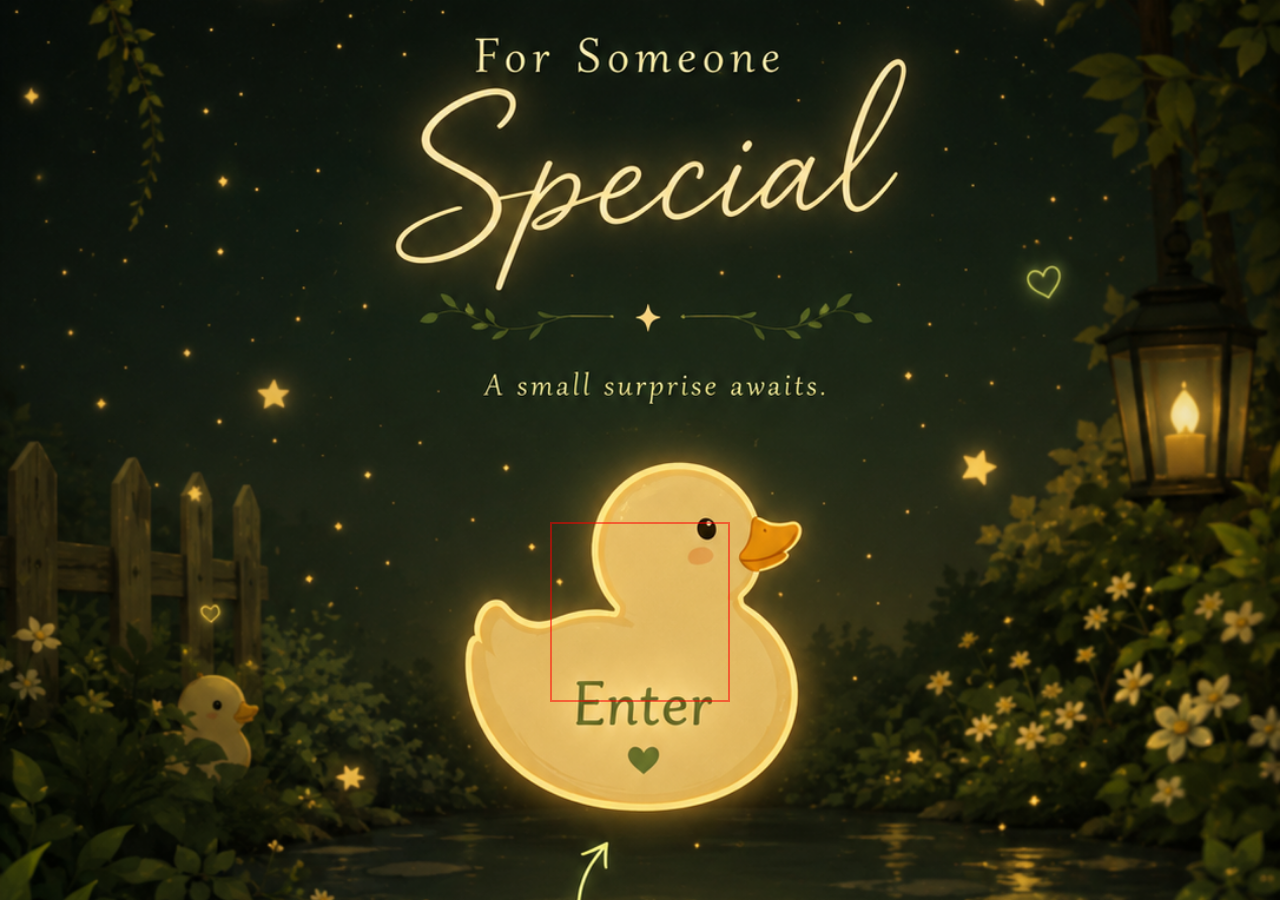
<file: index.html>
<!DOCTYPE html>
<html lang="en">
    <head>
        <meta charset="UTF-8">

<meta name="viewport"
      content="width=device-width, initial-scale=1.0">

<title>For Someone Special</title>

<link rel="stylesheet"
      href="landing.css">

</head>
    <body><!-- Background Image -->

<img
    src="landing.png"
    alt="Landing Page"
    id="landing-image">

<!-- Invisible Duck Click Area -->

<div id="duck-hotspot"></div>

<!-- Fade Transition -->

<div id="fade-overlay"></div>

<script src="landing.js"></script>

</body></html>
</file>
<file: landing.css>
*{
margin:0;
padding:0;
box-sizing:border-box;
}

html,
body{
width:100%;
height:100%;
overflow:hidden;
}

body{
position:relative;
background:#000;
}

/* Landing Artwork */

#landing-image{
width:100%;
height:100%;
object-fit:cover;
display:block;
}

/* Duck Click Area */

#duck-hotspot{

position:absolute;

/* Adjust these values later */
left:50%;
top:68%;

width:180px;
height:180px;

transform:translate(-50%, -50%);

cursor:pointer;

z-index:10;

-webkit-tap-highlight-color:transparent;

/* TEMPORARY FOR POSITIONING */

border:2px solid rgba(255,0,0,.5);

}

/* Fade Transition */

#fade-overlay{

position:fixed;

inset:0;

background:#000;

opacity:0;

pointer-events:none;

z-index:999;

transition:opacity 1.5s ease;

}

#fade-overlay.active{
opacity:1;
}

/* Star Burst */

.burst-star{

position:fixed;

color:#fff6d6;

font-size:14px;

pointer-events:none;

z-index:1000;

animation:
burst 1.5s ease-out forwards;

}

@keyframes burst{

from{

    opacity:1;

    transform:
    translate(0,0)
    scale(1);

}

to{

    opacity:0;

    transform:
    translate(
        var(--x),
        var(--y)
    )
    scale(0);

}

}

/* Mobile */

@media (max-width:768px){

#duck-hotspot{

    width:150px;
    height:150px;

}

}
</file>
